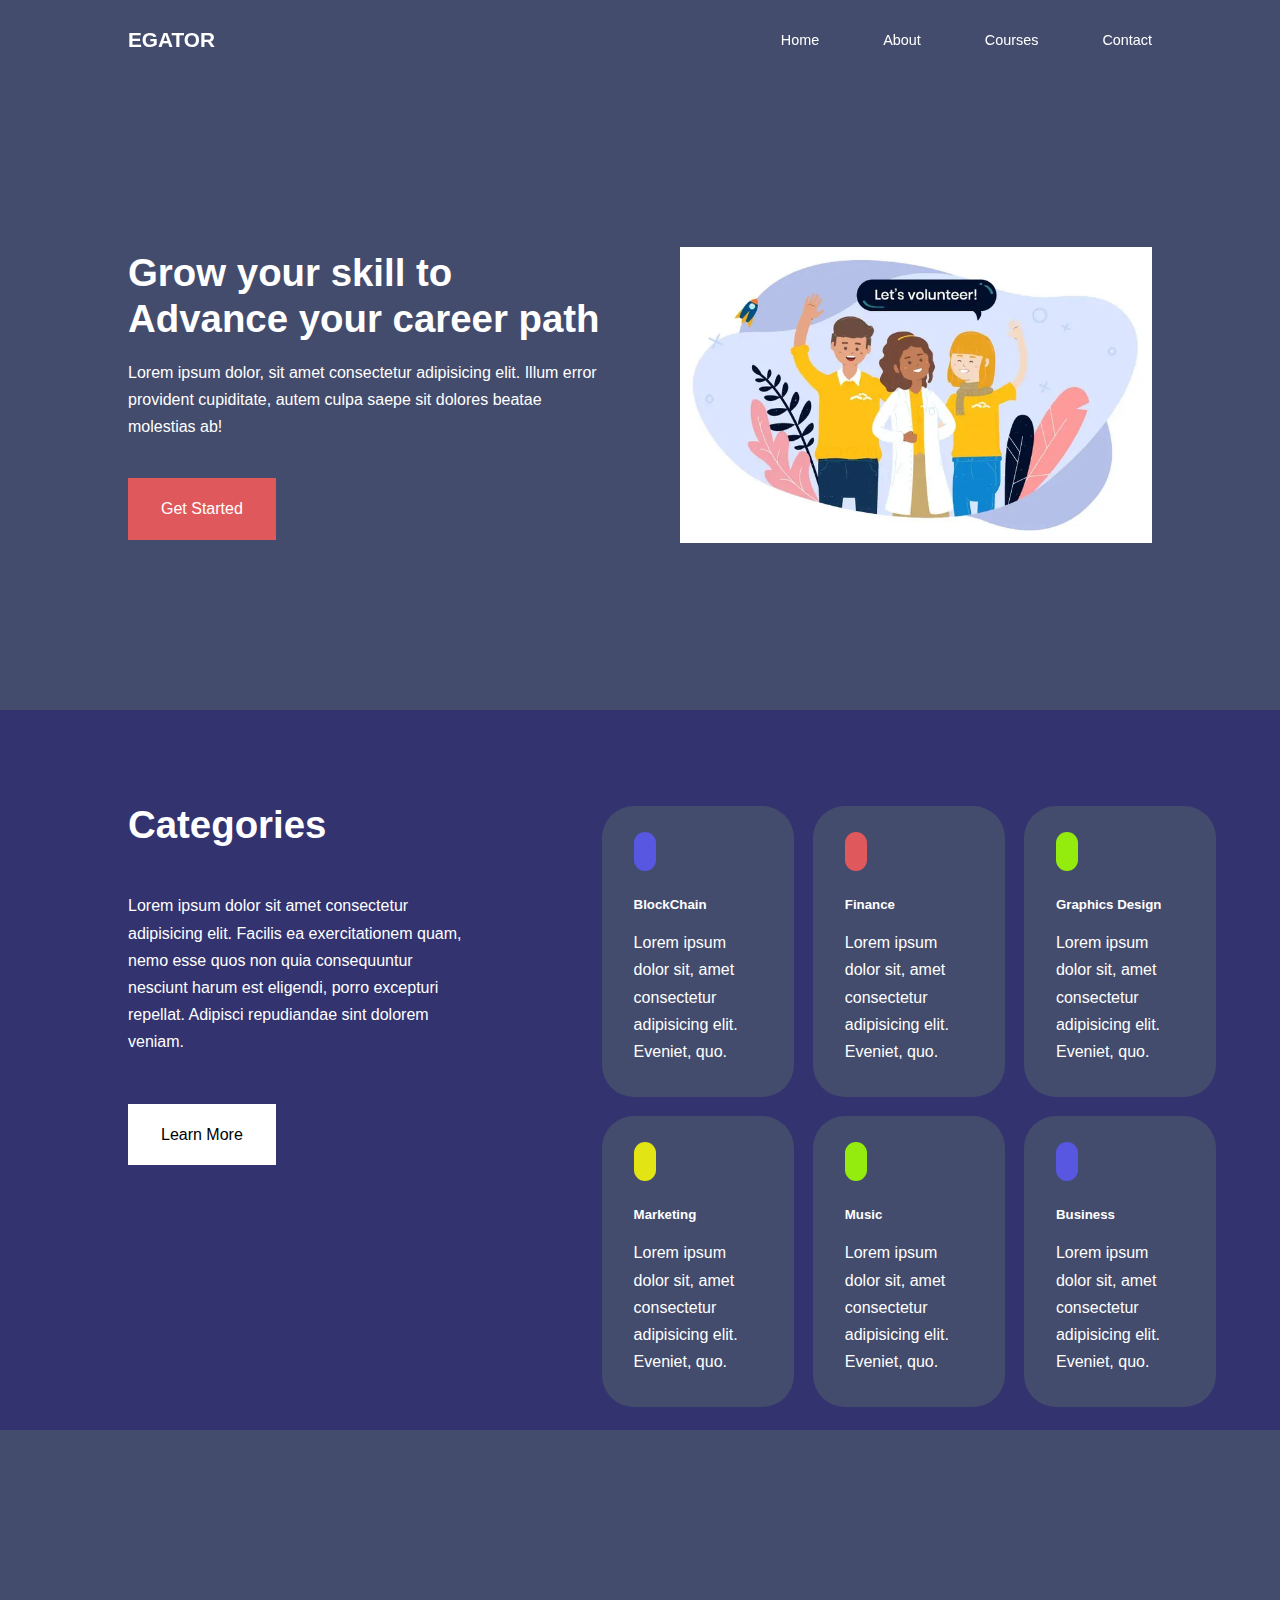
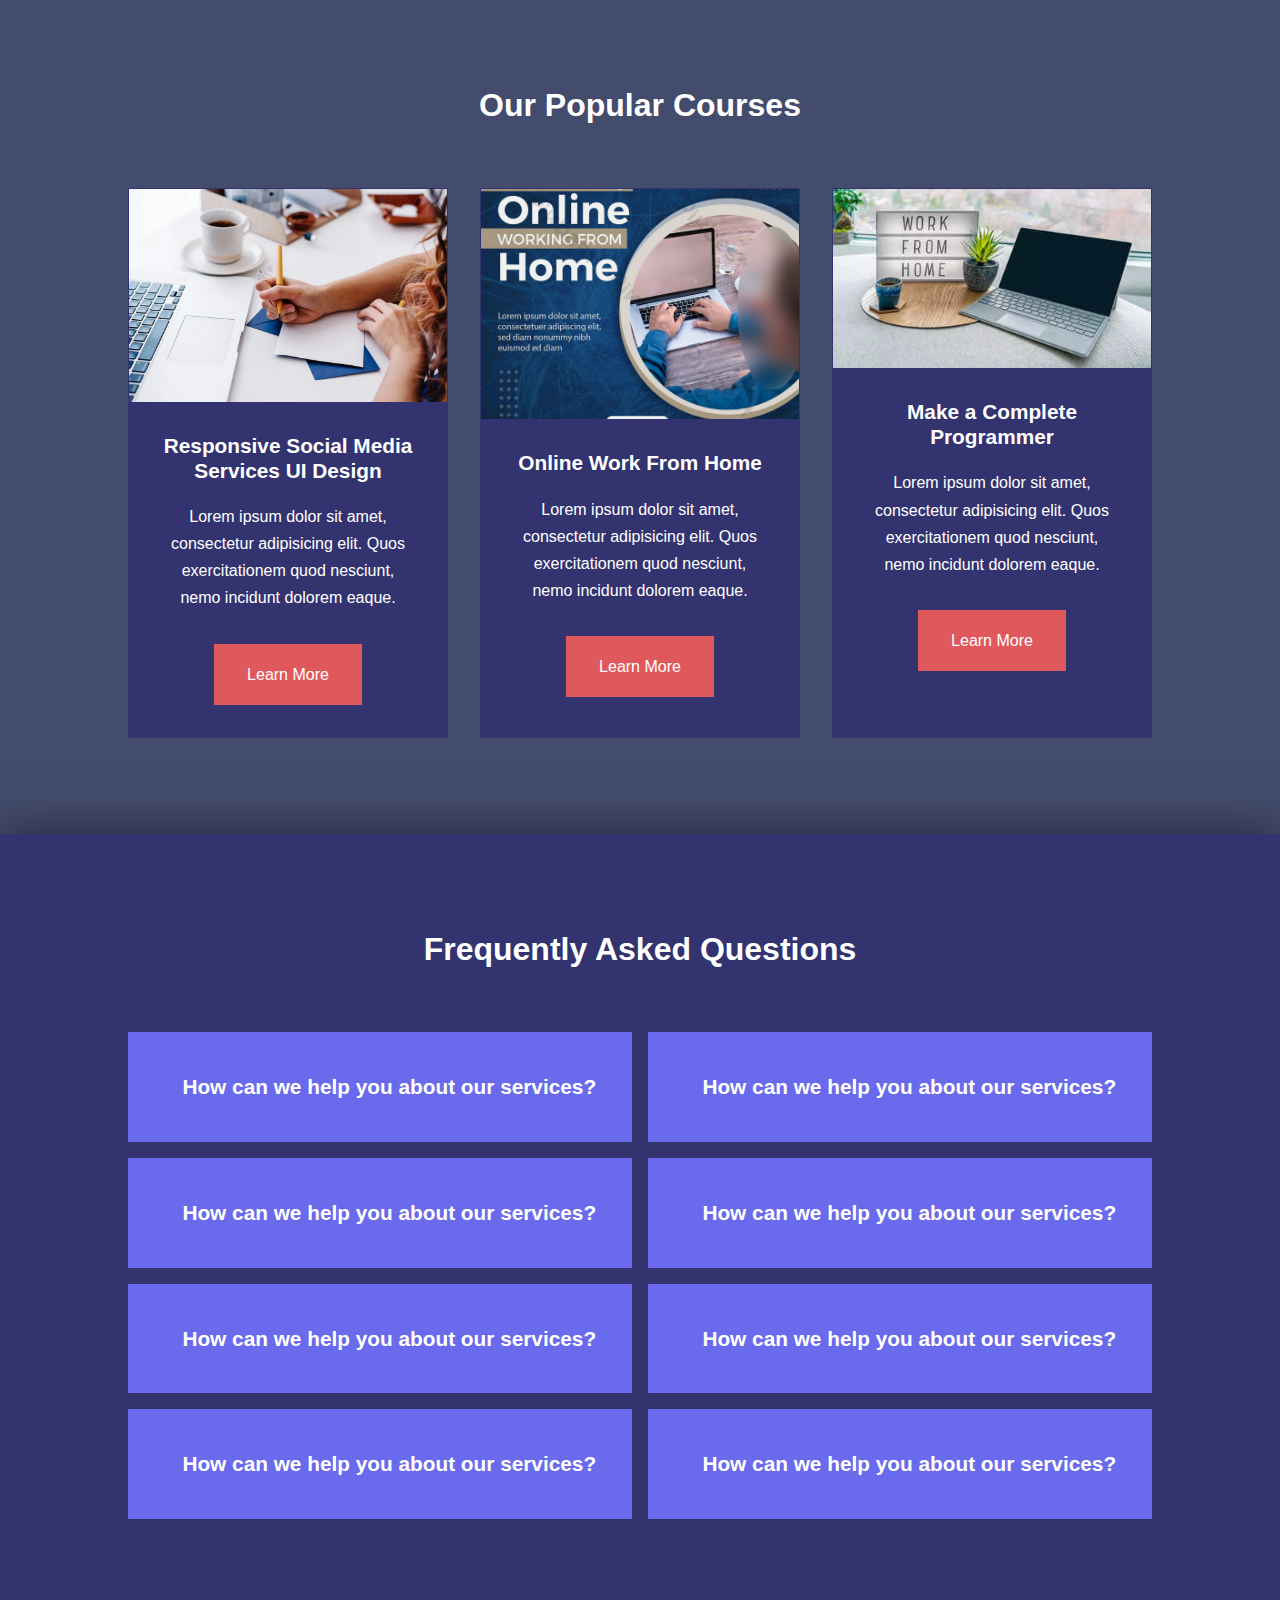
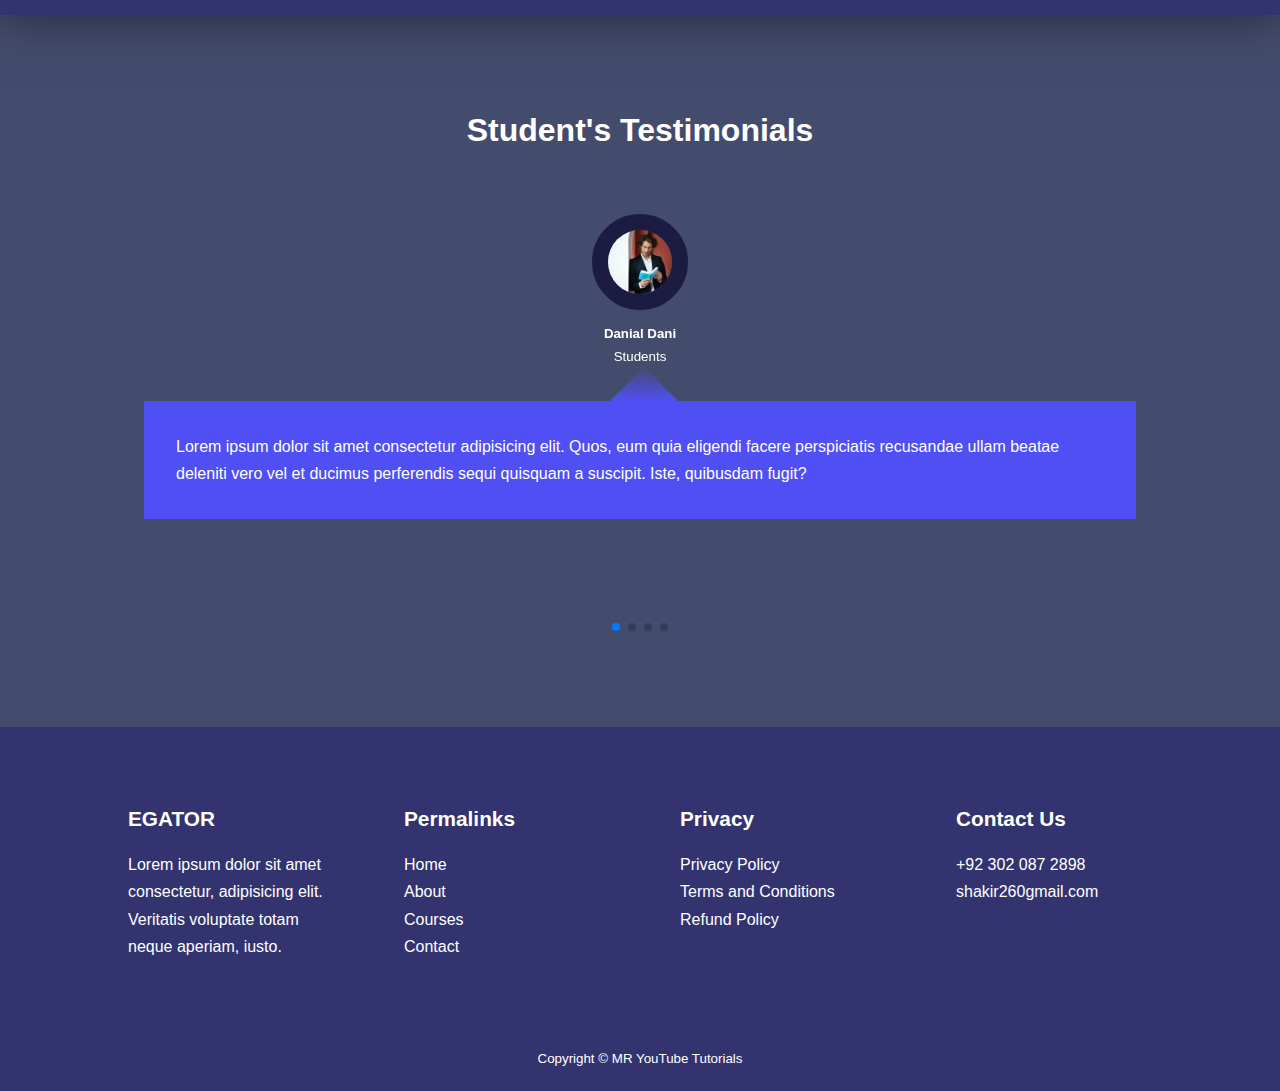
<file: index.html>
<!DOCTYPE html>
<html lang="en">
<head>
    <meta charset="UTF-8">
    <meta name="viewport" content="width=device-width, initial-scale=1.0">
    <title>Online Education website </title>
    <!-- CDN Link -->
    <link rel="stylesheet" href="https://unicons.iconscout.com/release/v4.0.8/css/line.css">
    <!-- Swiper JS -->
    <link
    rel="stylesheet"
    href="https://cdn.jsdelivr.net/npm/swiper@11/swiper-bundle.min.css"
  />
    <link rel="stylesheet" href="style.css">
</head>
<body>

              <!--NAV  -->
    <nav>
        <div class="container nav__container">
            <a href="index.html"><h4>EGATOR</h4></a>
            <ul class="nav__menu">
                <li><a href="index.html">Home</a></li>
                <li><a href="about.html">About</a></li>
                <li><a href="courses.html">Courses</a></li>
                <li><a href="contact.html">Contact</a></li>
            </ul>
            <button id="open-menu-btn"><i class="uil uil-bars"></i></i></i></button>
            <button id="close-menu-btn"><i class="uil uil-times"></i></i></button>
        </div>
    </nav>
             <!-- HEADER -->
    <header>
        <div class="container header__container">
            <div class="header__left">
                <h1>Grow your skill to Advance your career path</h1>
                <p>Lorem ipsum dolor, sit amet consectetur adipisicing elit. Illum error provident cupiditate, autem culpa saepe sit dolores beatae molestias ab!</p>
                <a href="courses.html" class="btn btn-primary">Get Started</a>
            </div>
            <div class="header__right">
                <div class="header right-image">
                    <img src="images/header.png">
                </div>
            </div>
        </div>
    </header>
               <!--Section Category  -->
    <section class="categories">
        <div class="container container__categories">
            <div class="categories__left">
               <h1>Categories</h1>
               <p>Lorem ipsum dolor sit amet consectetur adipisicing elit. Facilis ea exercitationem quam, nemo esse quos non quia consequuntur nesciunt harum est eligendi, porro excepturi repellat. Adipisci repudiandae sint dolorem veniam.</p>
               <a href="#" class="btn">Learn More</a>
            </div>
            <div class="categories__right">
           <article class="category">
            <span class="category__icon"><i class="uil uil-bitcoin-circle"></i> </span>
            <h5>BlockChain</h5>
            <p>Lorem ipsum dolor sit, amet consectetur adipisicing elit. Eveniet, quo.</p>
           </article>
           <article class="category">
            <span class="category__icon"><i class="uil uil-dollar-alt"></i> </span>
            <h5>Finance</h5>
            <p>Lorem ipsum dolor sit, amet consectetur adipisicing elit. Eveniet, quo.</p>
           </article>
           <article class="category">
            <span class="category__icon"><i class="uil uil-palette"></i> </span>
            <h5>Graphics Design</h5>
            <p>Lorem ipsum dolor sit, amet consectetur adipisicing elit. Eveniet, quo.</p>
           </article>
           <article class="category">
            <span class="category__icon"><i class="uil uil-megaphone"></i> </span>
            <h5>Marketing</h5>
            <p>Lorem ipsum dolor sit, amet consectetur adipisicing elit. Eveniet, quo.</p>
           </article>
           <article class="category">
            <span class="category__icon"><i class="uil uil-music"></i></span>
            <h5>Music</h5>
            <p>Lorem ipsum dolor sit, amet consectetur adipisicing elit. Eveniet, quo.</p>
           </article>
           <article class="category">
            <span class="category__icon"><i class="uil uil-bill"></i> </span>
            <h5>Business</h5>
            <p>Lorem ipsum dolor sit, amet consectetur adipisicing elit. Eveniet, quo.</p>
           </article>
            </div>
        </div>
    </section>

                 <!-- Section courses -->
    <section class="courses">
                <h2>Our Popular Courses</h2>
        <div class="container courses__container">
            <article class="course">
                <div class="course__image">
                    <img src="/images/course3.jpg" alt="" srcset="">
                </div>
               <div class="course__info">
                <h4>Responsive Social Media Services UI Design</h4>
                <p>Lorem ipsum dolor sit amet, consectetur adipisicing elit. Quos exercitationem quod nesciunt, nemo incidunt dolorem eaque.</p>
                <a href="courses.html" class="btn btn-primary">Learn More</a>
               </div>
            </article>

            <article class="course">
                <div class="course__image">
                    <img src="/images/course2.jpg" height="230vh" alt="" srcset="">
                </div>
               <div class="course__info">
                <h4>Online Work From Home</h4>
                <p>Lorem ipsum dolor sit amet, consectetur adipisicing elit. Quos exercitationem quod nesciunt, nemo incidunt dolorem eaque.</p>
                <a href="courses.html" class="btn btn-primary">Learn More</a>
               </div>
            </article>

            <article class="course">
                <div class="course__image">
                    <img src="/images/course1.jpg"  alt="" srcset="">
                </div>
               <div class="course__info">
                <h4>Make a Complete Programmer</h4>
                <p>Lorem ipsum dolor sit amet, consectetur adipisicing elit. Quos exercitationem quod nesciunt, nemo incidunt dolorem eaque.</p>
                <a href="courses.html" class="btn btn-primary">Learn More</a>
               </div>
            </article>
        </div>

    </section>
 
                <!-- Section Questions -->
         <section class="faqs">
              <h2>Frequently Asked Questions</h2>
            <div class="container faqs__container">
                <article class="faq">
                    <div class="faq__icon"><i class="uil uil-plus"></i></div>
                    <div class="question__answer"><h4>How can we help you about our services?</h4>
                   <p>Lorem ipsum dolor sit amet consectetur adipisicing elit. Corporis, similique. Voluptatum a, voluptatem quisquam id harum, fugit, impedit accusamus totam voluptates quaerat quam?</p>
                    </div>
                </article>
                <article class="faq">
                    <div class="faq__icon"><i class="uil uil-plus"></i></div>
                    <div class="question__answer"><h4>How can we help you about our services?</h4>
                   <p>Lorem ipsum dolor sit amet consectetur adipisicing elit. Corporis, similique. Voluptatum a, voluptatem quisquam id harum, fugit, impedit accusamus totam voluptates quaerat quam?</p>
                    </div>
                </article>
                <article class="faq">
                    <div class="faq__icon"><i class="uil uil-plus"></i></div>
                    <div class="question__answer"><h4>How can we help you about our services?</h4>
                   <p>Lorem ipsum dolor sit amet consectetur adipisicing elit. Corporis, similique. Voluptatum a, voluptatem quisquam id harum, fugit, impedit accusamus totam voluptates quaerat quam?</p>
                    </div>
                </article>
                <article class="faq">
                    <div class="faq__icon"><i class="uil uil-plus"></i></div>
                    <div class="question__answer"><h4>How can we help you about our services?</h4>
                   <p>Lorem ipsum dolor sit amet consectetur adipisicing elit. Corporis, similique. Voluptatum a, voluptatem quisquam id harum, fugit, impedit accusamus totam voluptates quaerat quam?</p>
                    </div>
                </article>
                <article class="faq">
                    <div class="faq__icon"><i class="uil uil-plus"></i></div>
                    <div class="question__answer"><h4>How can we help you about our services?</h4>
                   <p>Lorem ipsum dolor sit amet consectetur adipisicing elit. Corporis, similique. Voluptatum a, voluptatem quisquam id harum, fugit, impedit accusamus totam voluptates quaerat quam?</p>
                    </div>
                </article>
                <article class="faq">
                    <div class="faq__icon"><i class="uil uil-plus"></i></div>
                    <div class="question__answer"><h4>How can we help you about our services?</h4>
                   <p>Lorem ipsum dolor sit amet consectetur adipisicing elit. Corporis, similique. Voluptatum a, voluptatem quisquam id harum, fugit, impedit accusamus totam voluptates quaerat quam?</p>
                    </div>
                </article>
                <article class="faq">
                    <div class="faq__icon"><i class="uil uil-plus"></i></div>
                    <div class="question__answer"><h4>How can we help you about our services?</h4>
                   <p>Lorem ipsum dolor sit amet consectetur adipisicing elit. Corporis, similique. Voluptatum a, voluptatem quisquam id harum, fugit, impedit accusamus totam voluptates quaerat quam?</p>
                    </div>
                </article>
                <article class="faq">
                    <div class="faq__icon"><i class="uil uil-plus"></i></div>
                    <div class="question__answer"><h4>How can we help you about our services?</h4>
                   <p>Lorem ipsum dolor sit amet consectetur adipisicing elit. Corporis, similique. Voluptatum a, voluptatem quisquam id harum, fugit, impedit accusamus totam voluptates quaerat quam?</p>
                    </div>
                </article>
            </div>
         </section>  
         <!-- Testinomial  Section-->
          <section class="container testimonial__container  mySwiper">
            <h2>Student's Testimonials</h2>
            <div class="swiper-wrapper">
                <article class="testimonial swiper-slide">
                    <div class="avator">
                        <img src="/images/avater1.jpg" alt="" srcset="">
                    </div>
                    <div class="testimonial__info">
                        <h5>Danial Dani</h5>
                    <small>Students</small>
                    </div>
                    <div class="testimonial__body">
                        <p>Lorem ipsum dolor sit amet consectetur adipisicing elit. Quos, eum quia eligendi facere perspiciatis recusandae ullam beatae deleniti vero vel et ducimus perferendis sequi quisquam a suscipit. Iste, quibusdam fugit?</p>
                    </div>
                </article>
                <article class="testimonial swiper-slide">
                    <div class="avator">
                        <img src="/images/avater2.jpg" alt="" srcset="">
                    </div>
                    <div class="testimonial__info">
                        <h5>Mustafa kamal</h5>
                    <small>Freelancer</small>
                    </div>
                    <div class="testimonial__body">
                        <p>Lorem ipsum dolor sit amet consectetur adipisicing elit. Quos, eum quia eligendi facere perspiciatis recusandae ullam beatae deleniti vero vel et ducimus perferendis sequi quisquam a suscipit. Iste, quibusdam fugit?</p>
                    </div>
                </article>
                <article class="testimonial swiper-slide">
                    <div class="avator">
                        <img src="/images/avater3.jpg" alt="" srcset="">
                    </div>
                    <div class="testimonial__info">
                        <h5>Bhatti Bhai</h5>
                    <small>Lawyer</small>
                    </div>
                    <div class="testimonial__body">
                        <p>Lorem ipsum dolor sit amet consectetur adipisicing elit. Quos, eum quia eligendi facere perspiciatis recusandae ullam beatae deleniti vero vel et ducimus perferendis sequi quisquam a suscipit. Iste, quibusdam fugit?</p>
                    </div>
                </article>
                <article class="testimonial swiper-slide">
                    <div class="avator">
                        <img src="/images/avater4.jpg" alt="" srcset="">
                    </div>
                    <div class="testimonial__info">
                        <h5>Ali Akbar</h5>
                    <small>Actor</small>
                    </div>
                    <div class="testimonial__body">
                        <p>Lorem ipsum dolor sit amet consectetur adipisicing elit. Quos, eum quia eligendi facere perspiciatis recusandae ullam beatae deleniti vero vel et ducimus perferendis sequi quisquam a suscipit. Iste, quibusdam fugit?</p>
                    </div>
                </article>
           
            </div>
            <div class="swiper-pagination"></div>
          </section>


           <!-- Footer Section -->
          <footer>
            <div class="container footer__container">
                <div class="footer__1">
                   <a href="index.html " class="footer__logo"><h4>EGATOR</h4></a> 
                   <P>Lorem ipsum dolor sit amet consectetur, adipisicing elit. Veritatis voluptate totam neque aperiam, iusto.</P>
                </div>

                <div class="footer__2">
                    <h4>Permalinks</h4>
                    <ul class="permalinks">
                        <li><a href="index.html">Home</a></li>
                        <li><a href="about.html">About</a></li>
                        <li><a href="courses.html">Courses</a></li>
                        <li><a href="contact.html">Contact</a></li>
                    </ul>
                </div>

                <div class="footer__3">
                    <h4>Privacy</h4>
                    <ul class="privacy">
                        <li><a href="#">Privacy Policy</a></li>
                        <li><a href="#">Terms and Conditions</a></li>
                        <li><a href="#">Refund Policy</a></li>
                    </ul>
                </div>

                <div class="footer__4">
                    <h4>Contact Us</h4>
                    <div>
                        <p>+92 302 087 2898</p>
                        <p>shakir260gmail.com</p>
                    </div>
                    <ul class="footer__socials">
                        <li><a href="#"><i class="uil uil-slack"></i> </a> </li>
                        <li><a href="#"><i class="uil uil-facebook"></i> </a></li>
                        <li><a href="#"><i class="uil uil-instagram"></i> </a></li>
                        <li> <a href="#"><i class="uil uil-linkedin"></i> </a>   </li>
                    </ul>
                </div>
            </div>

            <div class="footer__copyright">
                <small>Copyright &copy; MR YouTube Tutorials</small>
            </div>
          </footer>
         
         
          <script src="https://cdn.jsdelivr.net/npm/swiper@11/swiper-bundle.min.js"></script>
    <script src="main.js"></script>
    <script>
         var swiper = new Swiper(".mySwiper", {
      slidesPerView: 1,
      spaceBetween: 30,
      pagination: {
        el: ".swiper-pagination",
        clickable: true,
      },
    });
    </script>
</body>
</html>
</file>
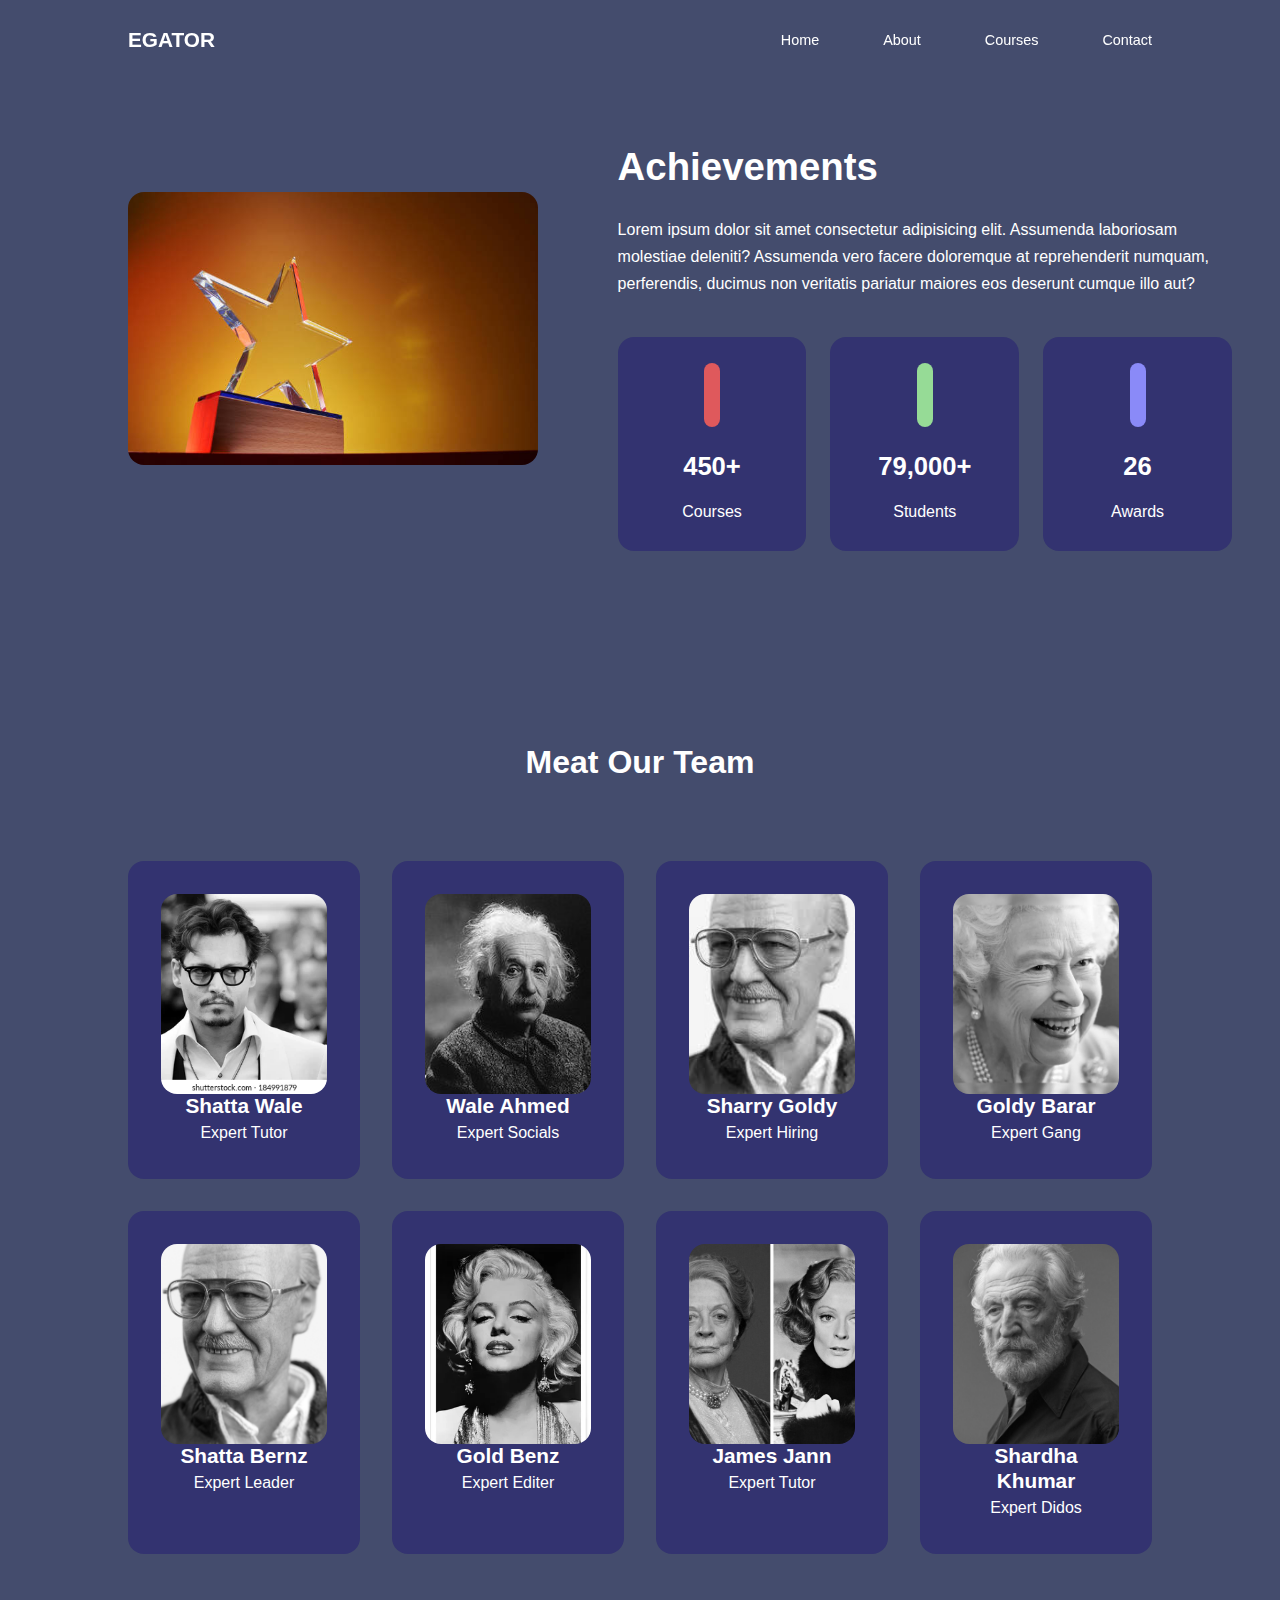
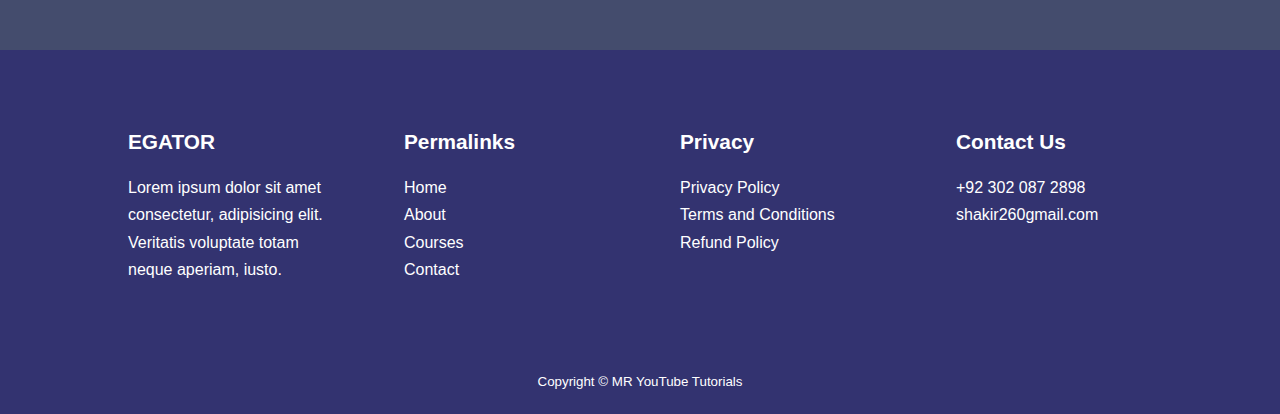
<file: about.html>
<!DOCTYPE html>
<html lang="en">
<head>
    <meta charset="UTF-8">
    <meta name="viewport" content="width=device-width, initial-scale=1.0">
    <title>Online Education website </title>
    <!-- CDN Link -->
    <link rel="stylesheet" href="https://unicons.iconscout.com/release/v4.0.8/css/line.css">
    <link rel="stylesheet" href="style.css">
    <link rel="stylesheet" href="about.css">
</head>
<body>

              <!--NAV  -->
    <nav>
        <div class="container nav__container">
            <a href="index.html"><h4>EGATOR</h4></a>
            <ul class="nav__menu">
                <li><a href="index.html">Home</a></li>
                <li><a href="about.html">About</a></li>
                <li><a href="courses.html">Courses</a></li>
                <li><a href="contact.html">Contact</a></li>
            </ul>
            <button id="open-menu-btn"><i class="uil uil-bars"></i></i></i></button>
            <button id="close-menu-btn"><i class="uil uil-times"></i></i></button>
        </div>
    </nav>
        <!-- Achievement Section -->

    <section class="about__achievement">
        <div class="container about__achievement-container">
            <div class="about__achievement-left">
                <img src="/images/achievement.jpg" alt="" srcset="">
            </div>
            <div class="about__achievement-right">
                <h1>Achievements</h1>
                <p>Lorem ipsum dolor sit amet consectetur adipisicing elit. Assumenda laboriosam molestiae deleniti? Assumenda vero facere doloremque at reprehenderit numquam, perferendis, ducimus non veritatis pariatur maiores eos deserunt cumque illo aut?</p>
                <div class="achievements__cards">
                    <article class="achievement__card">
                        <span class="achievement__icon">
                            <i class="uil uil-video"></i>
                        </span>
                        <h3>450+</h3>
                        <p>Courses</p>
                    </article>
                    <article class="achievement__card">
                        <span class="achievement__icon">
                            <i class="uil uil-users-alt"></i>
                        </span>
                        <h3>79,000+</h3>
                        <p>Students</p>
                    </article>
                    <article class="achievement__card">
                        <span class="achievement__icon">
                            <i class="uil uil-medal"></i>
                        </span>
                        <h3>26</h3>
                        <p>Awards</p>
                    </article>
                </div>
            </div>
        </div>
    </section>

    <!-- Team Section -->
     <section class="team">
        <h2>Meat Our Team</h2>
        <div class="container team__container">
            <article class="team__member">
                <div class="team__member-img">
                    <img src="/images/team1.jpg" alt="" srcset="" width="200" height="200">
                </div>
                <div class="team__member-info">
                    <h4>Shatta Wale</h4>
                    <p>Expert Tutor</p>
                </div>
                <div class="team__member-socials">
                    <a href="http://instagram.com" target="_blank"><i class="uil uil-instagram"></i></a>
                    <a href="http://twitter.com" target="_blank"><i class="uil uil-twitter-alt"></i></a>
                    <a href="http://linkedin.com" target="_blank"><i class="uil uil-linkedin-alt"></i></a>
                </div>
            </article>
            <article class="team__member">
                <div class="team__member-img">
                    <img src="/images/team2.jpg" alt="" srcset="" width="200" height="200">
                </div>
                <div class="team__member-info">
                    <h4>Wale Ahmed</h4>
                    <p>Expert Socials</p>
                </div>
                <div class="team__member-socials">
                    <a href="http://instagram.com" target="_blank"><i class="uil uil-instagram"></i></a>
                    <a href="http://twitter.com" target="_blank"><i class="uil uil-twitter-alt"></i></a>
                    <a href="http://linkedin.com" target="_blank"><i class="uil uil-linkedin-alt"></i></a>
                </div>
            </article>
            <article class="team__member">
                <div class="team__member-img">
                    <img src="/images/team3.jpg" alt="" srcset="" width="200" height="200">
                </div>
                <div class="team__member-info">
                    <h4>Sharry Goldy</h4>
                    <p>Expert Hiring</p>
                </div>
                <div class="team__member-socials">
                    <a href="http://instagram.com" target="_blank"><i class="uil uil-instagram"></i></a>
                    <a href="http://twitter.com" target="_blank"><i class="uil uil-twitter-alt"></i></a>
                    <a href="http://linkedin.com" target="_blank"><i class="uil uil-linkedin-alt"></i></a>
                </div>
            </article>
            <article class="team__member">
                <div class="team__member-img">
                    <img src="/images/team4.jpg" alt="" srcset="" width="200" height="200">
                </div>
                <div class="team__member-info">
                    <h4>Goldy Barar</h4>
                    <p>Expert Gang</p>
                </div>
                <div class="team__member-socials">
                    <a href="http://instagram.com" target="_blank"><i class="uil uil-instagram"></i></a>
                    <a href="http://twitter.com" target="_blank"><i class="uil uil-twitter-alt"></i></a>
                    <a href="http://linkedin.com" target="_blank"><i class="uil uil-linkedin-alt"></i></a>
                </div>
            </article>
            <article class="team__member">
                <div class="team__member-img" >
                    <img src="/images/team5.jpg" alt="" srcset="" width="200" height="200">
                </div>
                <div class="team__member-info">
                    <h4>Shatta Bernz</h4>
                    <p>Expert Leader</p>
                </div>
                <div class="team__member-socials">
                    <a href="http://instagram.com" target="_blank"><i class="uil uil-instagram"></i></a>
                    <a href="http://twitter.com" target="_blank"><i class="uil uil-twitter-alt"></i></a>
                    <a href="http://linkedin.com" target="_blank"><i class="uil uil-linkedin-alt"></i></a>
                </div>
            </article>
            <article class="team__member">
                <div class="team__member-img">
                    <img src="/images/team6.jpg" alt="" srcset="" width="200" height="200">
                </div>
                <div class="team__member-info">
                    <h4>Gold Benz</h4>
                    <p>Expert Editer</p>
                </div>
                <div class="team__member-socials">
                    <a href="http://instagram.com" target="_blank"><i class="uil uil-instagram"></i></a>
                    <a href="http://twitter.com" target="_blank"><i class="uil uil-twitter-alt"></i></a>
                    <a href="http://linkedin.com" target="_blank"><i class="uil uil-linkedin-alt"></i></a>
                </div>
            </article>
            <article class="team__member">
                <div class="team__member-img">
                    <img src="/images/team7.jpg" alt="" srcset="" width="200" height="200">
                </div>
                <div class="team__member-info">
                    <h4>James Jann</h4>
                    <p>Expert Tutor</p>
                </div>
                <div class="team__member-socials">
                    <a href="http://instagram.com" target="_blank"><i class="uil uil-instagram"></i></a>
                    <a href="http://twitter.com" target="_blank"><i class="uil uil-twitter-alt"></i></a>
                    <a href="http://linkedin.com" target="_blank"><i class="uil uil-linkedin-alt"></i></a>
                </div>
            </article>
            <article class="team__member">
                <div class="team__member-img">
                    <img src="/images/team8.jfif" alt="" srcset="" width="200" height="200">
                </div>
                <div class="team__member-info">
                    <h4>Shardha Khumar</h4>
                    <p>Expert Didos</p>
                </div>
                <div class="team__member-socials">
                    <a href="http://instagram.com" target="_blank"><i class="uil uil-instagram"></i></a>
                    <a href="http://twitter.com" target="_blank"><i class="uil uil-twitter-alt"></i></a>
                    <a href="http://linkedin.com" target="_blank"><i class="uil uil-linkedin-alt"></i></a>
                </div>
            </article>
        </div>
     </section>

    <footer>
        <div class="container footer__container">
            <div class="footer__1">
               <a href="index.html " class="footer__logo"><h4>EGATOR</h4></a> 
               <P>Lorem ipsum dolor sit amet consectetur, adipisicing elit. Veritatis voluptate totam neque aperiam, iusto.</P>
            </div>

            <div class="footer__2">
                <h4>Permalinks</h4>
                <ul class="permalinks">
                    <li><a href="index.html">Home</a></li>
                    <li><a href="about.html">About</a></li>
                    <li><a href="courses.html">Courses</a></li>
                    <li><a href="contact.html">Contact</a></li>
                </ul>
            </div>

            <div class="footer__3">
                <h4>Privacy</h4>
                <ul class="privacy">
                    <li><a href="#">Privacy Policy</a></li>
                    <li><a href="#">Terms and Conditions</a></li>
                    <li><a href="#">Refund Policy</a></li>
                </ul>
            </div>

            <div class="footer__4">
                <h4>Contact Us</h4>
                <div>
                    <p>+92 302 087 2898</p>
                    <p>shakir260gmail.com</p>
                </div>
                <ul class="footer__socials">
                    <li><a href="#"><i class="uil uil-slack"></i> </a> </li>
                    <li><a href="#"><i class="uil uil-facebook"></i> </a></li>
                    <li><a href="#"><i class="uil uil-instagram"></i> </a></li>
                    <li> <a href="#"><i class="uil uil-linkedin"></i> </a>   </li>
                </ul>
            </div>
        </div>

        <div class="footer__copyright">
            <small>Copyright &copy; MR YouTube Tutorials</small>
        </div>
      </footer>
<script src="main.js"></script>

</body>
</html>
</file>
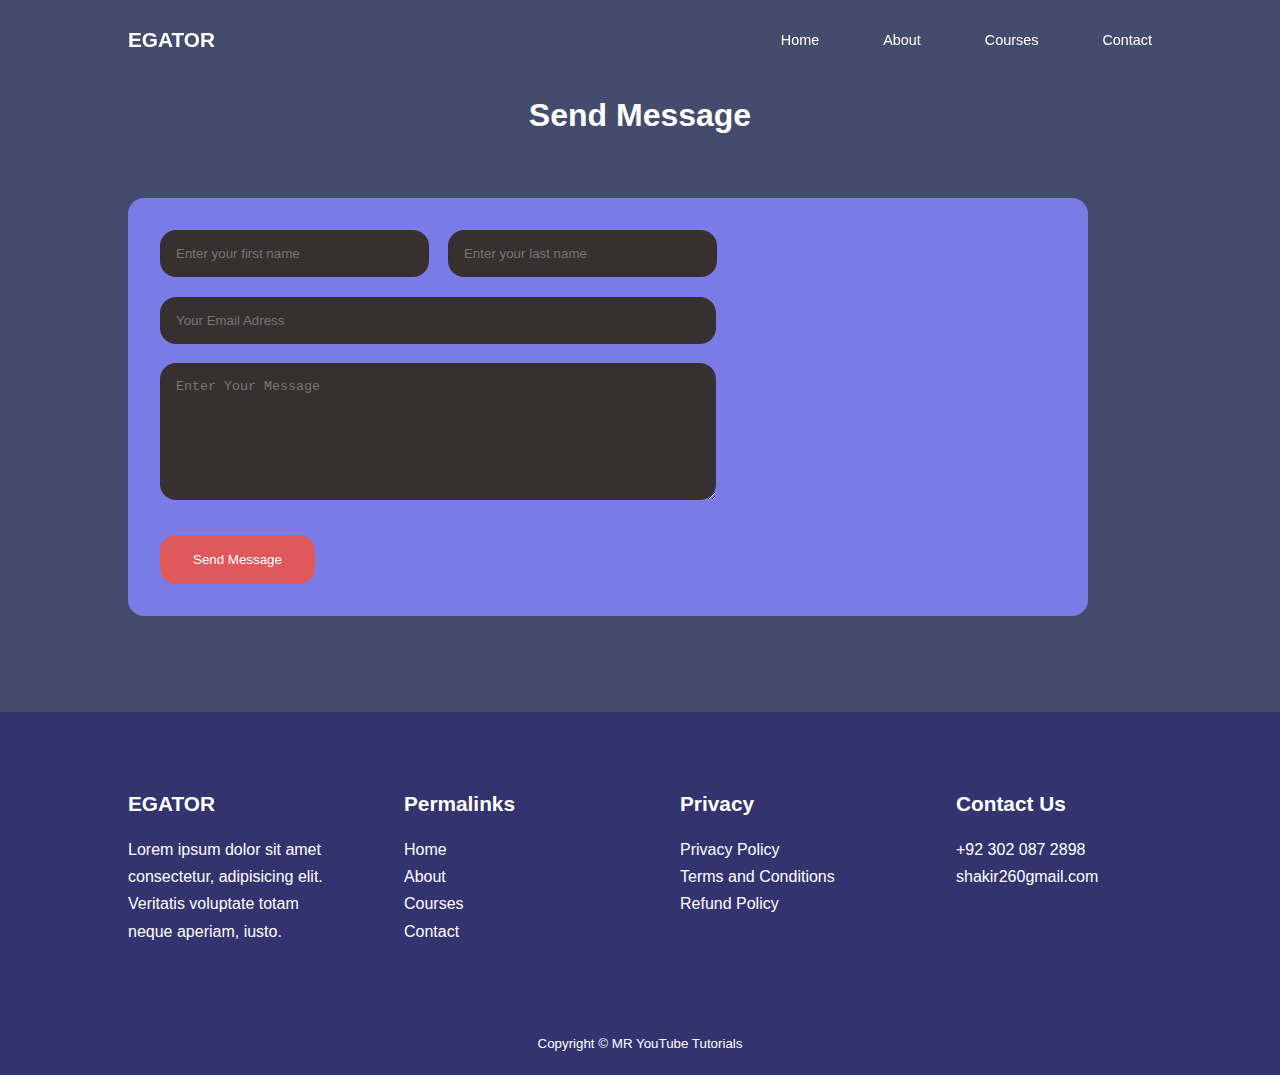
<file: contact.html>
<!DOCTYPE html>
<html lang="en">
<head>
    <meta charset="UTF-8">
    <meta name="viewport" content="width=device-width, initial-scale=1.0">
    <title>Online Education website </title>
    <!-- CDN Link -->
    <link rel="stylesheet" href="https://unicons.iconscout.com/release/v4.0.8/css/line.css">
    <link rel="stylesheet" href="style.css">
    <link rel="stylesheet" href="contact.css">
</head>
<body>

              <!--NAV  -->
    <nav>
        <div class="container nav__container">
            <a href="index.html"><h4>EGATOR</h4></a>
            <ul class="nav__menu">
                <li><a href="index.html">Home</a></li>
                <li><a href="about.html">About</a></li>
                <li><a href="courses.html">Courses</a></li>
                <li><a href="contact.html">Contact</a></li>
            </ul>
            <button id="open-menu-btn"><i class="uil uil-bars"></i></i></i></button>
            <button id="close-menu-btn"><i class="uil uil-times"></i></i></button>
        </div>
    </nav>

        <!-- Contact Section -->
         <section class="contact">
            <div class="container contact__container">
                <h2>Send Message</h2>
                <form class="contact__form">
                    <div class="form__name">
                        <input type="text" name="First Name " placeholder="Enter your first name" required>
                        <input type="text" name="Last Name " placeholder="Enter your last name" required>
                    </div>
                    <input type="email" name="Email Adress" placeholder="Your Email Adress" required>
                    <textarea name="Message" rows="7" placeholder="Enter Your Message" required></textarea>
                    <button type="submit" class=" btn btn-primary">Send Message</button>
                </form>
            </div>
         </section>


    <footer>
        <div class="container footer__container">
            <div class="footer__1">
               <a href="index.html " class="footer__logo"><h4>EGATOR</h4></a> 
               <P>Lorem ipsum dolor sit amet consectetur, adipisicing elit. Veritatis voluptate totam neque aperiam, iusto.</P>
            </div>

            <div class="footer__2">
                <h4>Permalinks</h4>
                <ul class="permalinks">
                    <li><a href="index.html">Home</a></li>
                    <li><a href="about.html">About</a></li>
                    <li><a href="courses.html">Courses</a></li>
                    <li><a href="contact.html">Contact</a></li>
                </ul>
            </div>

            <div class="footer__3">
                <h4>Privacy</h4>
                <ul class="privacy">
                    <li><a href="#">Privacy Policy</a></li>
                    <li><a href="#">Terms and Conditions</a></li>
                    <li><a href="#">Refund Policy</a></li>
                </ul>
            </div>

            <div class="footer__4">
                <h4>Contact Us</h4>
                <div>
                    <p>+92 302 087 2898</p>
                    <p>shakir260gmail.com</p>
                </div>
                <ul class="footer__socials">
                    <li><a href="#"><i class="uil uil-slack"></i> </a> </li>
                    <li><a href="#"><i class="uil uil-facebook"></i> </a></li>
                    <li><a href="#"><i class="uil uil-instagram"></i> </a></li>
                    <li> <a href="#"><i class="uil uil-linkedin"></i> </a>   </li>
                </ul>
            </div>
        </div>

        <div class="footer__copyright">
            <small>Copyright &copy; MR YouTube Tutorials</small>
        </div>
      </footer>
<script src="main.js"></script>

</body>
</html>
</file>
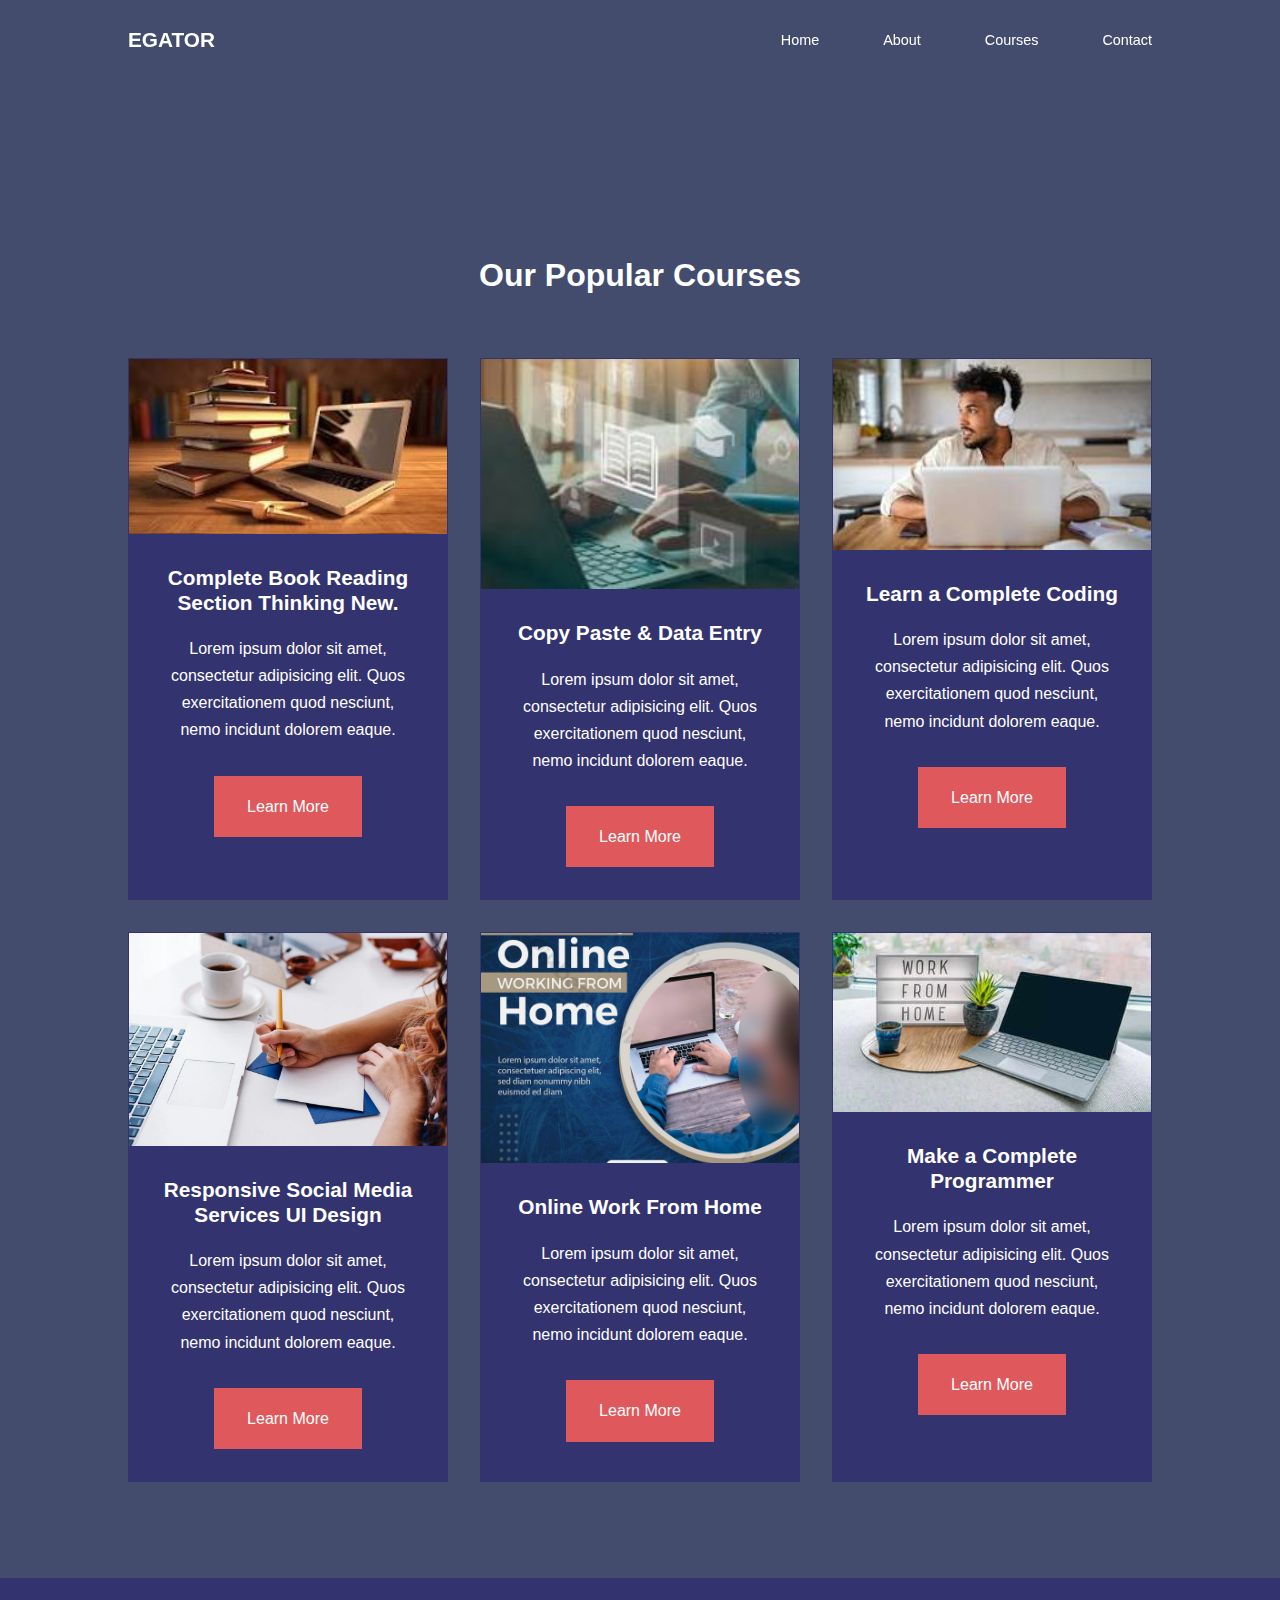
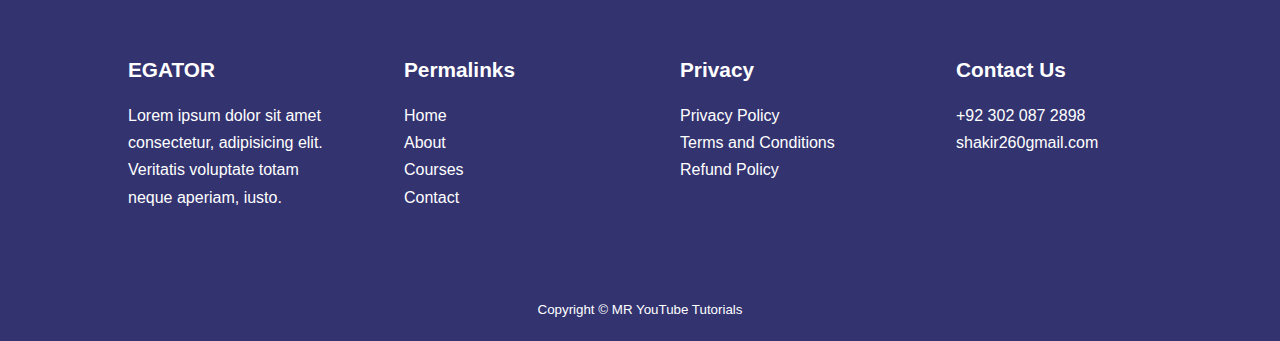
<file: courses.html>
<!DOCTYPE html>
<html lang="en">
<head>
    <meta charset="UTF-8">
    <meta name="viewport" content="width=device-width, initial-scale=1.0">
    <title>Online Education website </title>
    <!-- CDN Link -->
    <link rel="stylesheet" href="https://unicons.iconscout.com/release/v4.0.8/css/line.css">
    <link rel="stylesheet" href="style.css">
</head>
<body>

              <!--NAV  -->
    <nav>
        <div class="container nav__container">
            <a href="index.html"><h4>EGATOR</h4></a>
            <ul class="nav__menu">
                <li><a href="index.html">Home</a></li>
                <li><a href="about.html">About</a></li>
                <li><a href="courses.html">Courses</a></li>
                <li><a href="contact.html">Contact</a></li>
            </ul>
            <button id="open-menu-btn"><i class="uil uil-bars"></i></i></i></button>
            <button id="close-menu-btn"><i class="uil uil-times"></i></i></button>
        </div>
    </nav>
   <!-- Courses Section -->
    <section class="courses">
        <h2>Our Popular Courses</h2>
<div class="container courses__container">
    <article class="course">
        <div class="course__image">
            <img src="/images/online.jpg" alt="" srcset="">
        </div>
       <div class="course__info">
        <h4>Complete Book Reading Section Thinking New.</h4>
        <p>Lorem ipsum dolor sit amet, consectetur adipisicing elit. Quos exercitationem quod nesciunt, nemo incidunt dolorem eaque.</p>
        <a href="courses.html" class="btn btn-primary">Learn More</a>
       </div>
    </article>

    <article class="course">
        <div class="course__image">
            <img src="/images/online2.jpg" height="230vh" alt="" srcset="">
        </div>
       <div class="course__info">
        <h4>Copy Paste & Data Entry</h4>
        <p>Lorem ipsum dolor sit amet, consectetur adipisicing elit. Quos exercitationem quod nesciunt, nemo incidunt dolorem eaque.</p>
        <a href="courses.html" class="btn btn-primary">Learn More</a>
       </div>
    </article>

    <article class="course">
        <div class="course__image">
            <img src="/images/online3.jpg"  alt="" srcset="">
        </div>
       <div class="course__info">
        <h4>Learn a Complete Coding </h4>
        <p>Lorem ipsum dolor sit amet, consectetur adipisicing elit. Quos exercitationem quod nesciunt, nemo incidunt dolorem eaque.</p>
        <a href="courses.html" class="btn btn-primary">Learn More</a>
       </div>
    </article>
    <article class="course">
        <div class="course__image">
            <img src="/images/course3.jpg" alt="" srcset="">
        </div>
       <div class="course__info">
        <h4>Responsive Social Media Services UI Design</h4>
        <p>Lorem ipsum dolor sit amet, consectetur adipisicing elit. Quos exercitationem quod nesciunt, nemo incidunt dolorem eaque.</p>
        <a href="courses.html" class="btn btn-primary">Learn More</a>
       </div>
    </article>

    <article class="course">
        <div class="course__image">
            <img src="/images/course2.jpg" height="230vh" alt="" srcset="">
        </div>
       <div class="course__info">
        <h4>Online Work From Home</h4>
        <p>Lorem ipsum dolor sit amet, consectetur adipisicing elit. Quos exercitationem quod nesciunt, nemo incidunt dolorem eaque.</p>
        <a href="courses.html" class="btn btn-primary">Learn More</a>
       </div>
    </article>

    <article class="course">
        <div class="course__image">
            <img src="/images/course1.jpg"  alt="" srcset="">
        </div>
       <div class="course__info">
        <h4>Make a Complete Programmer</h4>
        <p>Lorem ipsum dolor sit amet, consectetur adipisicing elit. Quos exercitationem quod nesciunt, nemo incidunt dolorem eaque.</p>
        <a href="courses.html" class="btn btn-primary">Learn More</a>
       </div>
    </article>
</div>

</section>







    <footer>
        <div class="container footer__container">
            <div class="footer__1">
               <a href="index.html " class="footer__logo"><h4>EGATOR</h4></a> 
               <P>Lorem ipsum dolor sit amet consectetur, adipisicing elit. Veritatis voluptate totam neque aperiam, iusto.</P>
            </div>

            <div class="footer__2">
                <h4>Permalinks</h4>
                <ul class="permalinks">
                    <li><a href="index.html">Home</a></li>
                    <li><a href="about.html">About</a></li>
                    <li><a href="courses.html">Courses</a></li>
                    <li><a href="contact.html">Contact</a></li>
                </ul>
            </div>

            <div class="footer__3">
                <h4>Privacy</h4>
                <ul class="privacy">
                    <li><a href="#">Privacy Policy</a></li>
                    <li><a href="#">Terms and Conditions</a></li>
                    <li><a href="#">Refund Policy</a></li>
                </ul>
            </div>

            <div class="footer__4">
                <h4>Contact Us</h4>
                <div>
                    <p>+92 302 087 2898</p>
                    <p>shakir260gmail.com</p>
                </div>
                <ul class="footer__socials">
                    <li><a href="#"><i class="uil uil-slack"></i> </a> </li>
                    <li><a href="#"><i class="uil uil-facebook"></i> </a></li>
                    <li><a href="#"><i class="uil uil-instagram"></i> </a></li>
                    <li> <a href="#"><i class="uil uil-linkedin"></i> </a>   </li>
                </ul>
            </div>
        </div>

        <div class="footer__copyright">
            <small>Copyright &copy; MR YouTube Tutorials</small>
        </div>
      </footer>
<script src="main.js"></script>

</body>
</html>
</file>
<file: style.css>
*{
  margin: 0; 
  padding: 0; 
  border: 0;
  outline: 0;
  text-decoration: none;
  list-style: none;
  box-sizing: border-box;
}
:root{
    --color-warning:#f7c94b;
    --color-danger:#df595c;
    --color-bg:#444c6d;
    --color-white:#fff;
    --color-bg2:rgb(51, 51, 112);
}
body{
    font-family: 'Gill Sans', 'Gill Sans MT', Calibri, 'Trebuchet MS', sans-serif;
    line-height: 1.7;
    color: var(--color-white);
    background: var(--color-bg) ;
}
.container{
    width: 80%;
    margin:0 auto;

}
section{
    padding: 6rem 0;
}
section h2{
    text-align: center;
    margin-bottom: 4rem;
}
h1,h2,h3,h4,h5{
    line-height: 1.2;
}
h1{
    font-size: 2.4rem;
}
h2{
    font-size: 2rem;
}
h3{
    font-size: 1.6rem;
}
h4{
    font-size: 1.3rem;
}
a{
    color: var(--color-white);
}
img{
    width: 100%; 
    display: block;
    object-fit: cover;
}
.btn{
    display: inline-block;
    background: var(--color-white);
    color: black;
    padding: 1rem 2rem;
    border: 1px solid transparent ;
    font-weight: 500;
}
.btn:hover{
    color: var(--color-white);
    background: transparent;
    border-color: var(--color-white);
}
.btn-primary{
    color: var(--color-white);
    background: var(--color-danger);
}




                 /* ============Navbar========= */

nav{
    background: transparent;
    width: 100vw;
    height: 5rem;
    position:fixed;
    top: 0;
    z-index: 11;
    transition: 1s ;
 &.window-scroll {
        background: var(--color-danger);
        box-shadow: 0 1rem 2rem rgba(0, 0, 0, 0.3);

    }
}
.nav__container{
    height: 100%;
    display: flex;
    justify-content: space-between;
    align-items: center;
}
nav button{
    display: none;
}
.nav__menu{
    display: flex;
    align-items: center;
    gap: 4rem;
}
.nav__menu a{
    font-size: 0.9rem;
    transition: all 400ms ease;
}
.nav__menu a:hover{
    color: grey;

}

            /* ============HEADER========= */
header{
    position:relative;
    top: 5rem;
    overflow: hidden;
    height: 70vh;
    margin-bottom: 5rem;
}
.header__container{
    display: grid;
    grid-template-columns: 1fr 1fr ;
    align-items: center;
    gap: 5rem;
    height: 100%;
}
.header__left p{
    margin: 1rem 0 2.4rem;
}

         /* ============CATEGORIES========= */
.categories{
    background: var(--color-bg2);
    height: 45rem;
}
.categories h1{
    line-height: 1;
    margin-bottom: 3rem;
}
.container__categories{
    display: grid;
grid-template-columns: 40% 60%;
gap: 4rem;
}
.categories__left{
    margin-right:4rem;
}
.categories__left p{
    margin: 1rem 0 3rem;
}
.categories__right{
    display: grid;
    grid-template-columns: repeat(3, 1fr);
    gap: 1.2rem;
    
}
.category{
    background: var(--color-bg);
    padding: 2rem;
    border-radius: 2rem;
    transition: all 400ms ease;
}
.category:nth-child(2) .category__icon{
    background: var(--color-danger);
}
.category:nth-child(3) .category__icon{
    background: rgb(147, 236, 13);
}
.category:nth-child(4) .category__icon{
    background: rgba(250, 250, 6, 0.87);
}
.category:nth-child(5) .category__icon{
    background: rgb(147, 236, 13);
}
.category:hover{
    box-shadow: 0 3rem 3rem rgba(0, 0, 0, 0.3);
    z-index: 1;
}
.category__icon{
    background: rgb(87, 87, 226);
    padding: 0.7rem;
    border-radius: 0.9rem;
}
.category h5{
    margin: 2rem 0 1rem;
}

  /* ============COURSES========= */

  .courses{
    margin-top: 10rem;
  }
  .courses__container{
    display: grid;
    grid-template-columns: repeat(3, 1fr);
    gap: 2rem;
  }
  
  .course{
    background:var(--color-bg2);
    text-align: center;
    border: 1px solid transparent;
    transition: all 400ms ease;
  }
  .course:hover{
    background: transparent ;
    border-color: rgb(57, 7, 104);
  }
  .course__info{
    padding: 2rem;
  }
  .course__info p{
    margin: 1.2rem 0 2rem;
  }


  /* ============FAQs========= */

  .faqs{
    background: var(--color-bg2);
    box-shadow: 0 0 3rem rgba(0, 0, 0, 0.5);
  }
  .faqs__container{
    display: grid;
    grid-template-columns: 1fr 1fr;
    gap:1rem;
  }
  .faq{
    padding: 2rem;
    display: flex;
    gap: 1.4rem;
    align-items: center;
    height: fit-content;
    background: rgb(106, 106, 236);
    cursor: pointer;
  }
  .faq h4{
    line-height: 2.2;
  }
  .faq__icon{
    align-self:self-start;
    font-size: 1.4rem;
  }
  .faq p{
   margin-top: 0.8rem;
   display: none;
  }
  .faq.open p{
    display: block;
  }




  
  /* ============Testimonial========= */
  .testimonial__container{
    overflow-x: hidden;
    position: relative;
    margin-bottom: 5rem;
  }
  .avator{
    width: 6rem;
    height: 6rem;
    border-radius: 50%;
    overflow: hidden;
    margin: 0 auto 1rem;
    border: 1rem solid rgb(28, 28, 66);
  }
.testimonial__info{
    text-align: center;
}
.testimonial__body{
    background: rgb(79, 79, 243);
    padding: 2rem;
    margin: 2rem  1rem;
    position: relative;
}
.testimonial__body::before{
    content: "";
    display: block;
    background:linear-gradient(135deg, 
    transparent,
    rgb(79, 79, 243),
    rgb(79, 79, 243)
     ) ;
    height: 3rem;
    width: 3rem;
    position: absolute;
    left:48%;
    top: -1.5rem;
    transform: rotate(45deg);
}


/* ============Footer========= */

footer{
    background: var(--color-bg2);
    padding-top: 5rem;
}
.footer__container{
    display: grid;
    grid-template-columns: repeat(4, 1fr);
    gap: 5rem;
}


.footer__container > div h4{
    margin-bottom: 1.2rem;
}
footer ul li:hover{
    text-decoration: underline;
}
.footer__socials{
    display: flex;
    gap: 1rem;
    margin-top: 2rem;
    font-size: 1.2rem;
}
.footer__copyright{
    text-align: center;
    margin-top: 4rem;
    padding: 1.2rem  0;
    border-top: 1px solid var(--color-bg2);

}


/* ================Media Querry================ */
/* ================(Tablet)================ */
@media screen and (max-width : 1024px ) {
   .container{
    width: 90%;
   }
   h1{
    font-size: 2.2rem;
   }
   h2{
    font-size: 1.7rem;
   }
   h3{
    font-size: 1.4rem;
   }
   h4{
    font-size: 1.2rem;
   }

   nav button{
    display: inline-block;
    background: transparent;
    font-size: 1.8rem;
    color: var(--color-white);
    cursor: pointer;
   }
   nav button#close-menu-btn{
    display: none;
   }
   .nav__menu{
    position: fixed;
    top: 5rem;
    right: 5%;
    height: fit-content;
    width: 18rem;
    flex-direction: column;
    gap: 0;
    display: none;
   }
   .nav__menu li{
    width: 100%;
    height: 5.8rem;
    animation: animateNavItems 400ms linear forwards;
    transform-origin: top right;
    opacity: 0;
   }
   .nav__menu li:nth-child(2){
    animation-delay: 200ms;
   }
   .nav__menu li:nth-child(3){
    animation-delay: 400ms;
   }
   .nav__menu li:nth-child(4){
    animation-delay: 600ms;
   }
   @keyframes animateNavItems {
    0%{
     transform:rotateZ(-90deg) rotateX(90deg) scale(0.1);
    }
    100%{
     transform: rotateZ(0) rotateX(0deg) scale(1);
     opacity: 1;
    }
   }
   .nav__menu li a{
    background: rgb(119, 119, 243);
    box-shadow: -4rem 6rem 10rem rgba(0, 0, 0, 0.6);
    width: 100%;
    height: 100%;
    display: grid;
    place-items: center;
   }
   .nav__menu li a:hover{
    background:var(--color-bg2) ;
    color: white;
   }
   header{
    height: 52vh;
    margin-bottom: 4rem;
   
   }
   .header__container{
    gap:0;
    padding-bottom: 3rem;
   }
   .categories{
    height: auto;
   }
   .container__categories{
    grid-template-columns: 1fr;
    gap: 3rem;
   }
   .courses{
    margin-top: 0;
   }
   .courses__container{
    grid-template-columns: 1fr 1fr;
   }
   .faqs__container{
    grid-template-columns: 1fr;
   }
   .footer__container{
    grid-template-columns: 1fr 1fr;
   }
  
}


/* ================Media Querry================ */
/* ================(Phones)================ */

@media screen and (max-width:500px) {
    /* body{
        background: red;
    } */
   .container{
    width: 94%;
   }
   .nav__menu{

    right: 3%;
   }
   header{
    height: 100%;
   }
   .header__container{
    grid-template-columns: 1fr ;
    text-align: center;
    margin-top: 1rem;
   }
   .categories__right{
    grid-template-columns:1fr 1fr;
    gap: 0.2rem;
    margin: 1rem 0 2rem;
   }
   .courses__container{
    grid-template-columns: 1fr;
   }
  .footer__container{
    grid-template-columns: 1fr;
    text-align: center;
    gap: 2rem;
  }
  .footer__socials{
    justify-content: center;
  }
}
</file>
<file: about.css>
.about__achievement{
    margin-top: 3rem;
}
.about__achievement-container{
    display: grid;
    grid-template-columns: 40% 60%;
    gap: 5rem;
}

.about__achievement-left>img{
    margin-top: 3rem;
    border-radius: 1rem;
}
.about__achievement-right>p{
    margin: 1.6rem 0 2.5rem;
}
.achievements__cards{
    display: grid;
    grid-template-columns: repeat(3, 1fr);
    gap: 1.5rem;
}
.achievement__card{
    background: var(--color-bg2);
    padding: 1.6rem;
    border-radius: 1rem;
    text-align: center;
}
.achievement__card:hover{
    background: rgb(134, 36, 226);
    box-shadow: 0 3rem 3rem rgba(0, 0, 0, 0.3);
    transition: all 400ms ease-in-out;
}
.achievement__icon{
    background: var(--color-danger);
    padding: 0.5rem;
    height: 4rem;
    border-radius: 1rem;
    display:inline-block;
    margin-bottom: 1rem;
    font-size: 2rem;
}
 .achievement__card:nth-child(2) .achievement__icon{
    background: rgb(150, 219, 150);
}
 .achievement__card:nth-child(3) .achievement__icon{
    background: rgb(138, 138, 248);
}
.achievement__card>p{
    margin-top: 1rem;
}


/* ========Team Member======= */
.team{
    background: var(--color-bg);
    box-shadow: inset 0, 0, 3rem rgba(0, 0, 0, 0.5);
}
.team__container{
    display: grid;
    grid-template-columns: repeat(4,1fr);
    gap: 2rem;
    margin-top: 5rem;
}
.team__member-img>img{
    border-radius: 1rem;
    filter: saturate(0);
}
.team__member-img>img:hover{
    filter: saturate(1);
}
.team__member{
    background: var(--color-bg2);
    padding: 2rem;
    border: 1px solid transparent;
    border-radius: 1rem;
    transition: all 400ms ease-in-out;
    position: relative;
    overflow: hidden;
}
.team__member:hover{
    background: var(--color-bg);
    border-color: rgb(150, 150, 233);
}
.team__member-info *{
text-align: center;
}
.team__member-socials{
    position: absolute;
    transform: translateY(-50);
    top: 40%;
    right:-100% ;
    display: flex;
    flex-direction: column;
   background: rgb(146, 216, 146);
   border-radius: 1rem 0 0 1rem;
}
.team__member-socials:hover  {
    transition: all 400ms ease;
    background: rgb(218, 218, 25);
    border-top-left-radius: 1rem;
}
.team__member-socials a{
    padding: 0.7rem;
    color:chocolate;
    font-size: 1.2rem;
}
.team__member:hover
.team__member-socials{
    right: 0;
    transition: all 900ms ease-in-out;
}

/* ======== Media Querry======= */
/* ========(Tablate)======= */

@media screen and (max-width:1024px) {

    .about__achievement{
        margin-top: 2rem;
    }
    .about__achievement-left>img{
        width: 80%;
        margin: 0 auto;
    }
    .about__achievement-container{
        grid-template-columns: 1fr;
    }
    .team__container{
        grid-template-columns: repeat(3,1fr);
        gap: 1.5rem;
    }
    .team__member{
        padding: 1rem;
    }
}

/* ======== Media Querry======= */
/* ========(Mobile Phones)======= */
@media screen and (max-width:500px) {
   .achievements__cards{
    grid-template-columns: 1fr 1fr;
   
   }
  
   .team{
    margin-top: -5rem;
   }
.team__container{
    grid-template-columns: 1fr 1fr;
}

}
</file>
<file: contact.css>
.contact__form{
    display: flex;
    flex-direction: column;
    gap: 1.2rem;
    margin-right: 4rem;
    background: rgb(123, 123, 230);
    padding: 2rem;
    justify-content: center;
    border-radius: 1rem;
}
.form__name{
    display: flex;
    gap: 1.2rem;
}
.contact__form input[type="text"]{
    width: 30%;
}
 input, textarea{
width: 62%;
padding: 1rem;
background: rgb(56, 48, 48);
color: white;
border-radius: 1rem;
}
.contact__form .btn{
    width: max-content;
    margin-top: 1rem;
    cursor: pointer;
    border-radius: 1rem;
}

@media screen and (max-width:500px) {
    .form__name{
        display: grid;
        grid-template-columns: 1fr;
       
       
      
    }
    .contact__form input[type="text"]{
        width: 100%;
       
    }
    input, textarea{
        width: 100%;
    }
   
}
</file>
